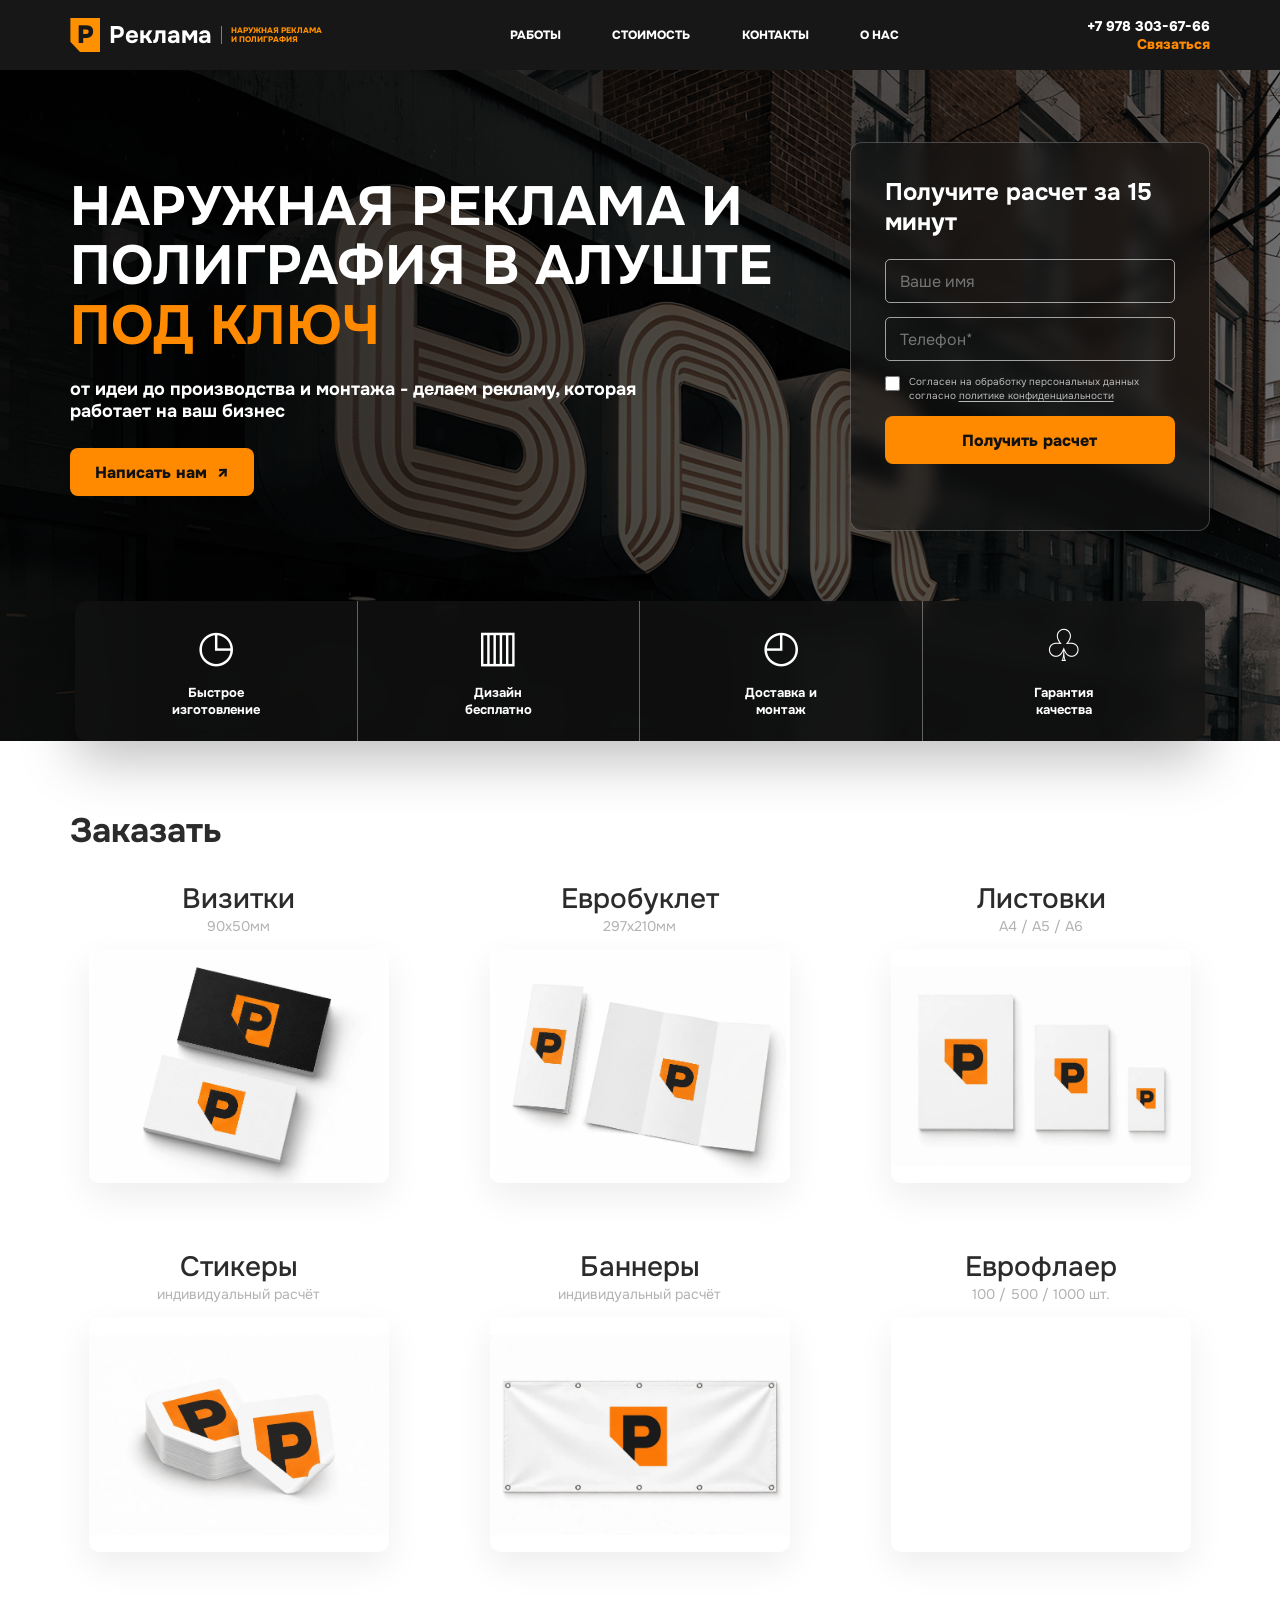
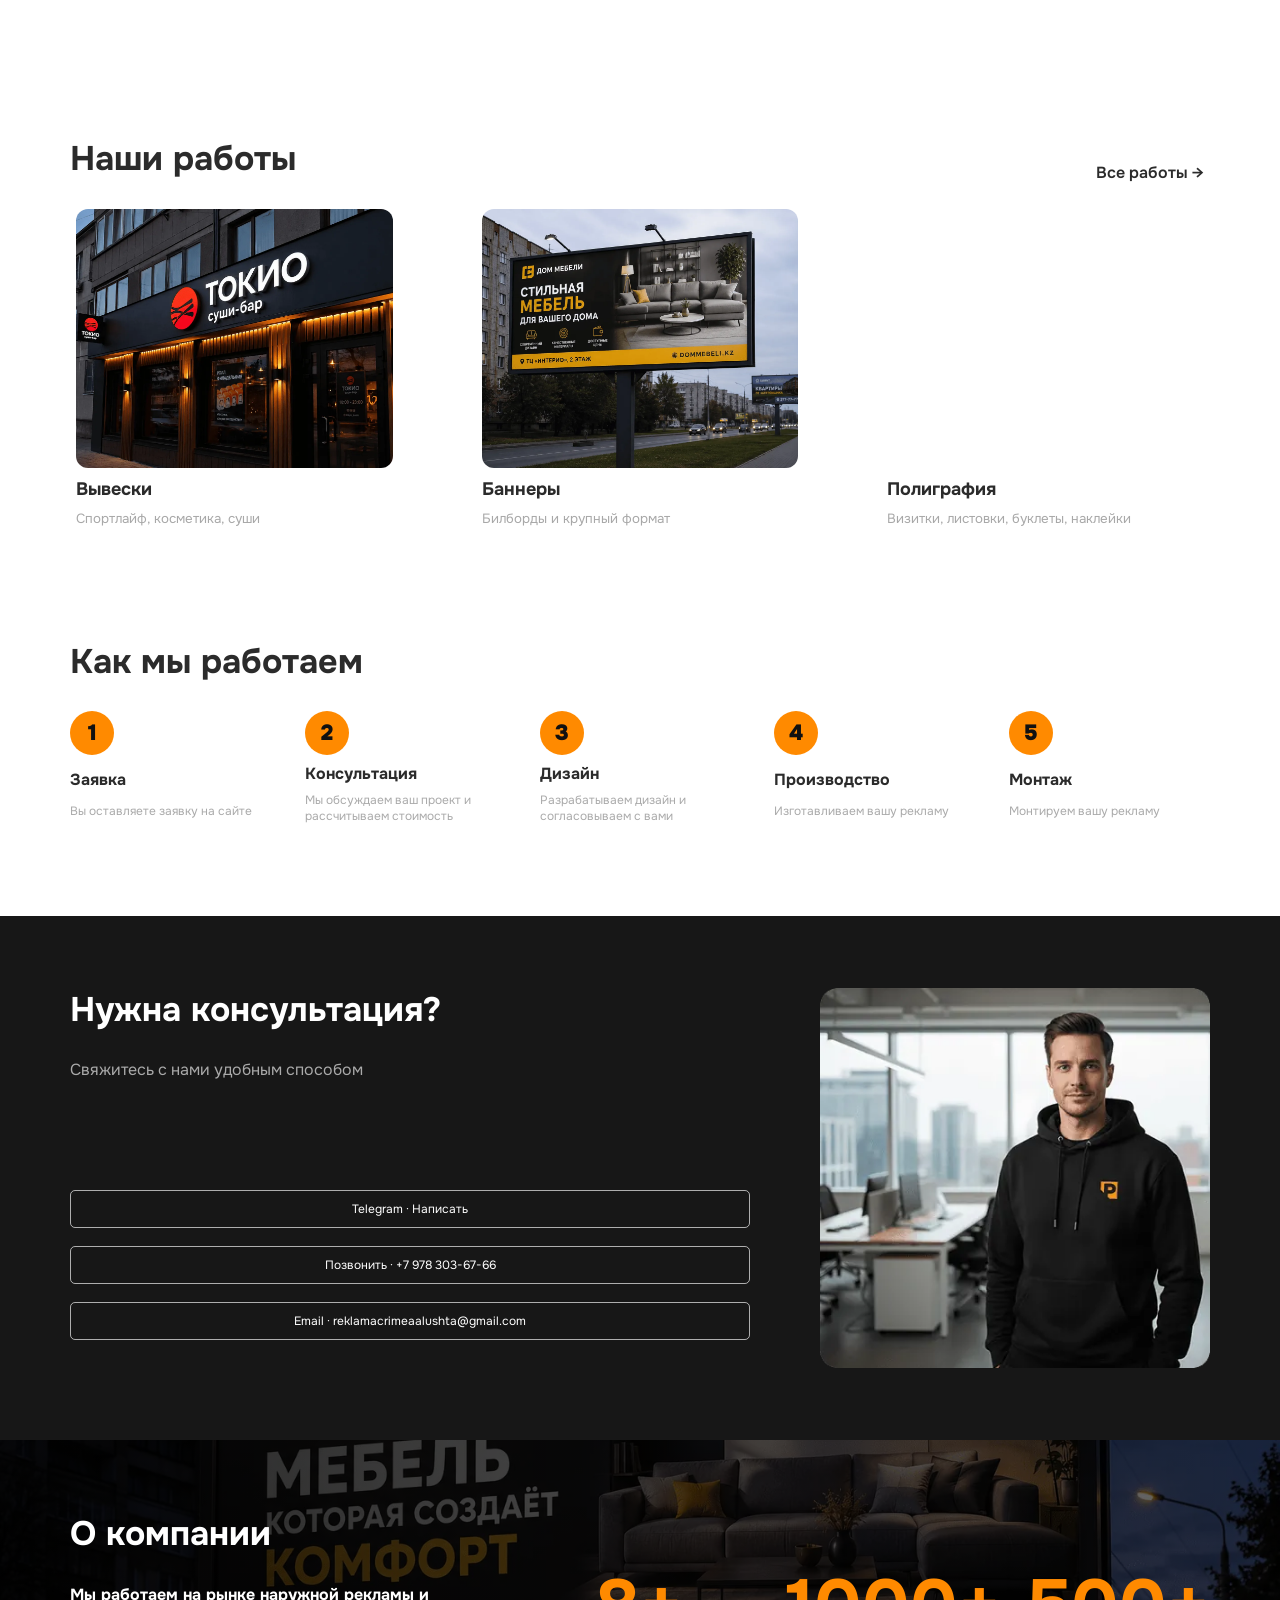
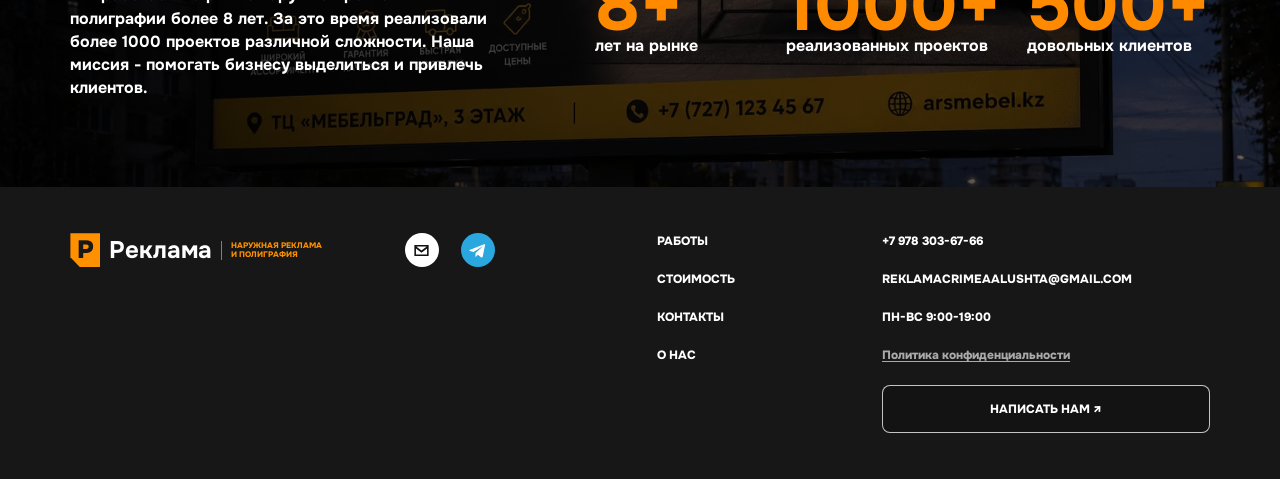
<file: outputs/index.html>
<!doctype html>
<html lang="ru">
<head>
  <meta charset="utf-8">
  <meta name="viewport" content="width=device-width, initial-scale=1">
  <title>Наружная реклама и полиграфия в Алуште | Реклама Алушта</title>
  <meta name="description" content="Наружная реклама и полиграфия в Алуште под ключ: вывески, баннеры, визитки, листовки, буклеты и стикеры. Дизайн, изготовление и монтаж.">
  <meta name="robots" content="index, follow">
  <link rel="icon" href="favicon-32.png" sizes="32x32" type="image/png">
  <link rel="icon" href="favicon.png" sizes="512x512" type="image/png">
  <link rel="apple-touch-icon" href="apple-touch-icon.png">
  <link rel="canonical" href="https://reklama-alushta.ru/">
  <meta property="og:type" content="website">
  <meta property="og:locale" content="ru_RU">
  <meta property="og:site_name" content="Реклама Алушта">
  <meta property="og:title" content="Наружная реклама и полиграфия в Алуште">
  <meta property="og:description" content="Дизайн, изготовление и монтаж наружной рекламы. Печать визиток, листовок, буклетов, баннеров и стикеров.">
  <meta property="og:url" content="https://reklama-alushta.ru/">
  <meta property="og:image" content="https://reklama-alushta.ru/assets/hero-main.webp">
  <meta property="og:image:alt" content="Наружная реклама и полиграфия в Алуште">
  <meta name="twitter:card" content="summary_large_image">
  <meta name="twitter:title" content="Наружная реклама и полиграфия в Алуште">
  <meta name="twitter:description" content="Дизайн, изготовление и монтаж наружной рекламы и полиграфии в Алуште.">
  <meta name="twitter:image" content="https://reklama-alushta.ru/assets/hero-main.webp">
  <script type="application/ld+json">
    {
      "@context": "https://schema.org",
      "@type": "ProfessionalService",
      "name": "Реклама Алушта",
      "url": "https://reklama-alushta.ru/",
      "logo": "https://reklama-alushta.ru/assets/logo-reklama.svg",
      "image": "https://reklama-alushta.ru/assets/hero-main.webp",
      "description": "Наружная реклама и полиграфия в Алуште: дизайн, изготовление и монтаж.",
      "telephone": "+79783036766",
      "email": "reklamacrimeaalushta@gmail.com",
      "areaServed": {
        "@type": "City",
        "name": "Алушта"
      },
      "sameAs": [
        "https://t.me/ReklamaCrimeaAlushta"
      ],
      "openingHoursSpecification": [
        {
          "@type": "OpeningHoursSpecification",
          "dayOfWeek": [
            "Monday",
            "Tuesday",
            "Wednesday",
            "Thursday",
            "Friday",
            "Saturday",
            "Sunday"
          ],
          "opens": "09:00",
          "closes": "19:00"
        }
      ]
    }
  </script>
  <link rel="stylesheet" href="styles.css">
</head>
<body>
  <header class="topbar">
    <a class="logo" href="#top" aria-label="Реклама">
      <span class="logo-mark" aria-hidden="true">Р</span>
      <span class="logo-copy"><strong>Реклама</strong><small>Наружная реклама<br>и полиграфия</small></span>
    </a>
    <nav class="nav" aria-label="Навигация">
      <a href="#works">Работы</a>
      <a href="#order">Стоимость</a>
      <a href="#contacts">Контакты</a>
      <a href="#about">О нас</a>
    </nav>
    <div class="header-contact">
      <a href="tel:+79783036766">+7 978 303-67-66</a>
      <a class="orange-link" href="#contacts">Связаться</a>
    </div>
  </header>

  <main id="top">
    <section class="hero">
      <div class="hero-overlay"></div>
      <div class="hero-inner">
        <div class="hero-copy">
          <h1>Наружная реклама и полиграфия в Алуште <span>под ключ</span></h1>
          <p>от идеи до производства и монтажа - делаем рекламу, которая работает на ваш бизнес</p>
          <div class="hero-actions">
            <a class="btn btn-orange" href="https://t.me/ReklamaCrimeaAlushta" target="_blank" rel="noreferrer">Написать нам <span>↗</span></a>
          </div>
        </div>
        <form class="lead-form" id="leadForm" aria-label="Получить расчет">
          <h2>Получите расчет за 15 минут</h2>
          <input id="leadName" name="name" type="text" placeholder="Ваше имя" aria-label="Ваше имя" required>
          <input id="leadPhone" name="phone" type="tel" placeholder="Телефон*" aria-label="Телефон" required>
          <label class="privacy-consent">
            <input name="privacy" type="checkbox" required>
            <span>Согласен на обработку персональных данных согласно <button class="privacy-link" type="button" data-open-privacy>политике конфиденциальности</button></span>
          </label>
          <button class="btn btn-orange" type="submit">Получить расчет</button>
          <output class="form-status" id="leadStatus"></output>
        </form>
      </div>
      <div class="benefits" aria-label="Преимущества">
        <div><span>◷</span><p>Быстрое<br>изготовление</p></div>
        <div><span>▥</span><p>Дизайн<br>бесплатно</p></div>
        <div><span>◴</span><p>Доставка и<br>монтаж</p></div>
        <div><span>♧</span><p>Гарантия<br>качества</p></div>
      </div>
    </section>

    <section class="section order" id="order">
      <h2>Заказать</h2>
      <div class="product-row">
        <button class="product-card" type="button" data-product="cards">
          <span>Визитки</span>
          <small>90x50мм</small>
          <img src="assets/business-cards.webp" alt="Визитки" loading="lazy" decoding="async">
        </button>
        <button class="product-card" type="button" data-product="booklets">
          <span>Евробуклет</span>
          <small>297x210мм</small>
          <img src="assets/euro-booklet.webp" alt="Евробуклет" loading="lazy" decoding="async">
        </button>
        <button class="product-card" type="button" data-product="flyers">
          <span>Листовки</span>
          <small>A4 / A5 / A6</small>
          <img src="assets/flyers.webp" alt="Листовки" loading="lazy" decoding="async">
        </button>
        <button class="product-card" type="button" data-product="stickers">
          <span>Стикеры</span>
          <small>индивидуальный расчёт</small>
          <img src="assets/03d888e8-36a5-457f-98f5-48d539c96e4f.webp" alt="Стикеры" loading="lazy" decoding="async">
        </button>
        <button class="product-card" type="button" data-product="banners">
          <span>Баннеры</span>
          <small>индивидуальный расчёт</small>
          <img src="assets/4dcc268b-8a11-40d4-b835-d9d73fb8531f.webp" alt="Баннеры" loading="lazy" decoding="async">
        </button>
        <button class="product-card" type="button" data-product="euroflyers">
          <span>Еврофлаер</span>
          <small>100 / 500 / 1000 шт.</small>
          <img src="assets/2a17a5e5-9277-4f99-b312-3f570d22683a.webp" alt="Еврофлаер" loading="lazy" decoding="async">
        </button>
      </div>
    </section>

    <section class="section works" id="works">
      <div class="section-title">
        <h2>Наши работы</h2>
        <button class="link-button" type="button" data-work="0">Все работы →</button>
      </div>
      <div class="work-row">
        <button class="work-card" type="button" data-work="0">
          <img src="assets/7711d04b-312e-412d-a983-3c36f986d25d.webp" alt="Вывески" loading="lazy" decoding="async">
          <strong>Вывески</strong>
          <small>Спортлайф, косметика, суши</small>
        </button>
        <button class="work-card" type="button" data-work="1">
          <img src="assets/bbd6e111-0134-4eda-9dde-0b75976cfda6.webp" alt="Баннеры" loading="lazy" decoding="async">
          <strong>Баннеры</strong>
          <small>Билборды и крупный формат</small>
        </button>
        <button class="work-card" type="button" data-work="2">
          <img src="assets/6d3e999b-75dc-4bc5-a8d5-6fbcd05785f2.webp" alt="Полиграфия" loading="lazy" decoding="async">
          <strong>Полиграфия</strong>
          <small>Визитки, листовки, буклеты, наклейки</small>
        </button>
      </div>
    </section>

    <section class="section process">
      <h2>Как мы работаем</h2>
      <div class="steps">
        <div><span>1</span><strong>Заявка</strong><p>Вы оставляете заявку на сайте</p></div>
        <div><span>2</span><strong>Консультация</strong><p>Мы обсуждаем ваш проект и рассчитываем стоимость</p></div>
        <div><span>3</span><strong>Дизайн</strong><p>Разрабатываем дизайн и согласовываем с вами</p></div>
        <div><span>4</span><strong>Производство</strong><p>Изготавливаем вашу рекламу</p></div>
        <div><span>5</span><strong>Монтаж</strong><p>Монтируем вашу рекламу</p></div>
      </div>
    </section>

    <section class="consult" id="contacts">
      <div class="consult-copy">
        <h2>Нужна консультация?</h2>
        <p>Свяжитесь с нами удобным способом</p>
        <div class="contact-lines">
          <a href="https://t.me/ReklamaCrimeaAlushta" target="_blank" rel="noreferrer">Telegram · Написать</a>
          <a href="tel:+79783036766">Позвонить · +7 978 303-67-66</a>
          <a href="mailto:reklamacrimeaalushta@gmail.com">Email · reklamacrimeaalushta@gmail.com</a>
        </div>
      </div>
      <img class="manager-card" src="assets/contact-manager.webp" alt="Менеджер Реклама" loading="lazy" decoding="async">
    </section>

    <section class="about" id="about">
      <div>
        <h2>О компании</h2>
        <p>Мы работаем на рынке наружной рекламы и полиграфии более 8 лет. За это время реализовали более 1000 проектов различной сложности. Наша миссия - помогать бизнесу выделиться и привлечь клиентов.</p>
      </div>
      <div class="stats">
        <strong>8+<span>лет на рынке</span></strong>
        <strong>1000+<span>реализованных проектов</span></strong>
        <strong>500+<span>довольных клиентов</span></strong>
      </div>
    </section>
  </main>

  <footer class="footer">
    <a class="logo" href="#top" aria-label="Реклама">
      <span class="logo-mark" aria-hidden="true">Р</span>
      <span class="logo-copy"><strong>Реклама</strong><small>Наружная реклама<br>и полиграфия</small></span>
    </a>
    <div class="footer-socials">
      <a class="social-icon" href="mailto:reklamacrimeaalushta@gmail.com" aria-label="Написать на почту">
        <svg viewBox="0 0 24 24" aria-hidden="true"><path d="M3 5h18v14H3V5Zm2.4 2 6.6 5.1L18.6 7H5.4Zm13.6 10V9.4l-7 5.4-7-5.4V17h14Z"/></svg>
      </a>
      <a class="social-icon telegram" href="https://t.me/ReklamaCrimeaAlushta" target="_blank" rel="noreferrer" aria-label="Написать в Telegram">
        <svg viewBox="0 0 24 24" aria-hidden="true"><path d="M21.7 4.3 18.5 20c-.2 1-.8 1.2-1.6.7l-4.5-3.3-2.2 2.1c-.2.2-.4.4-.9.4l.3-4.7 8.6-7.8c.4-.3-.1-.5-.6-.2L7 14 2.5 12.6c-1-.3-1-1 .2-1.5L20.3 4.2c.8-.3 1.6.2 1.4 1.1Z"/></svg>
      </a>
    </div>
    <nav class="footer-nav">
      <a href="#works">Работы</a>
      <a href="#order">Стоимость</a>
      <a href="#contacts">Контакты</a>
      <a href="#about">О нас</a>
    </nav>
    <div class="footer-contacts">
      <a href="tel:+79783036766">+7 978 303-67-66</a>
      <a href="mailto:reklamacrimeaalushta@gmail.com">reklamacrimeaalushta@gmail.com</a>
      <span>ПН-ВС 9:00-19:00</span>
      <button class="footer-policy-link" type="button" data-open-privacy>Политика конфиденциальности</button>
      <a class="btn btn-dark" href="#contacts">Написать нам ↗</a>
    </div>
  </footer>

  <div class="modal-layer product-modal" id="productModal" hidden>
    <form class="calc-card">
      <button class="modal-x" id="closeProduct" type="button" aria-label="Закрыть">×</button>
      <img class="calc-image" id="calcImage" alt="">
      <h2 id="calcTitle"></h2>
      <p class="size-label" id="calcSize"></p>
      <div class="option-line" id="formatOptions"></div>
      <div class="option-line" id="quantityOptions"></div>
      <div class="option-line" id="sideOptions"></div>
      <p class="cost-label">Предварительная стоимость</p>
      <strong class="price" id="price">1400₽</strong>
      <p class="calc-note" id="calcNote"></p>
      <button class="submit-order" id="submitOrder" type="button">Продолжить оформление <span>↗</span></button>
      <small class="telegram-note">Ответим в Telegram за 5-15 минут</small>
      <button class="deal-button" id="dealButton" type="button"></button>
    </form>
  </div>

  <div class="modal-layer works-modal" id="worksModal" hidden>
    <div class="works-popup">
      <button class="modal-x" id="closeWorks" type="button" aria-label="Закрыть">×</button>
      <button class="slider-arrow left" id="prevWork" type="button" aria-label="Предыдущая">‹</button>
      <img id="popupImage" alt="">
      <button class="slider-arrow right" id="nextWork" type="button" aria-label="Следующая">›</button>
      <div class="popup-caption" id="popupCaption"></div>
    </div>
  </div>

  <div class="modal-layer privacy-modal" id="privacyModal" hidden>
    <article class="privacy-popup" role="dialog" aria-modal="true" aria-labelledby="privacyTitle">
      <button class="modal-x" id="closePrivacy" type="button" aria-label="Закрыть">×</button>
      <h2 id="privacyTitle">Политика конфиденциальности</h2>
      <p class="privacy-updated">Редакция от 7 июня 2026 года</p>

      <h3>1. Общие положения</h3>
      <p>Настоящая политика определяет порядок обработки персональных данных посетителей сайта reklama-alushta.ru. Оператором персональных данных является владелец сайта «Реклама Алушта». Связаться с оператором можно по электронной почте <a href="mailto:reklamacrimeaalushta@gmail.com">reklamacrimeaalushta@gmail.com</a>.</p>

      <h3>2. Какие данные обрабатываются</h3>
      <p>При отправке формы на сайте обрабатываются имя, номер телефона, выбранные услуги и параметры заказа. Также могут обрабатываться технические сведения, которые автоматически передаёт браузер.</p>

      <h3>3. Цели обработки</h3>
      <p>Данные используются для подготовки расчёта, связи с пользователем, уточнения заказа и предоставления запрошенной информации. Данные не используются для массовых рекламных рассылок без отдельного согласия.</p>

      <h3>4. Передача и хранение данных</h3>
      <p>При продолжении оформления пользователь переходит в Telegram и самостоятельно отправляет сформированное сообщение. Обработка данных в Telegram также регулируется правилами этого сервиса. Оператор не передаёт данные третьим лицам, кроме случаев, предусмотренных законом или необходимых для исполнения обращения пользователя.</p>

      <h3>5. Права пользователя</h3>
      <p>Пользователь может запросить сведения об обработке данных, их уточнение, блокирование или удаление, а также отозвать согласие, направив письмо на указанный адрес электронной почты.</p>

      <h3>6. Срок действия согласия</h3>
      <p>Согласие действует до достижения целей обработки или до его отзыва пользователем. Политика может обновляться; актуальная редакция всегда доступна на сайте.</p>
    </article>
  </div>

  <script src="script.js"></script>
</body>
</html>
</file>
<file: outputs/styles.css>
@import url('https://fonts.googleapis.com/css2?family=Onest:wght@400;500;600;700;800;900&display=swap');

:root {
  --orange: #ff8a00;
  --dark: #171717;
  --muted: #9c9c9c;
  --text: #2b2b2b;
  --line: #d8d8d8;
  --white: #ffffff;
}

* {
  box-sizing: border-box;
}

html {
  scroll-behavior: smooth;
}

body {
  margin: 0;
  color: var(--text);
  background: #fff;
  font-family: Onest, Arial, Helvetica, sans-serif;
}

button,
input {
  font: inherit;
}

button,
a {
  color: inherit;
}

a {
  text-decoration: none;
}

a,
button {
  transition: color .18s ease, background-color .18s ease, border-color .18s ease, opacity .18s ease, transform .18s ease, box-shadow .18s ease;
}

.topbar {
  position: sticky;
  top: 0;
  z-index: 20;
  display: flex;
  min-height: 70px;
  align-items: center;
  justify-content: space-between;
  gap: 28px;
  padding: 0 clamp(24px, 5.5vw, 72px);
  background: var(--dark);
  color: #fff;
}

.logo {
  display: flex;
  align-items: center;
  gap: 9px;
  min-width: 210px;
  color: #fff;
  text-decoration: none;
}

.logo-mark {
  display: grid;
  place-items: center;
  width: 30px;
  height: 34px;
  color: #181818;
  background: #ff9100;
  font-size: 25px;
  font-weight: 900;
  line-height: 1;
  clip-path: polygon(0 0, 100% 0, 100% 100%, 32% 100%, 0 70%);
}

.logo-copy {
  display: flex;
  align-items: center;
  gap: 9px;
}

.logo-copy strong {
  font-size: 24px;
  line-height: 1;
}

.logo-copy small {
  padding-left: 9px;
  border-left: 1px solid rgba(255,255,255,.45);
  color: #ff9100;
  font-size: 8px;
  font-weight: 800;
  line-height: 1.15;
  text-transform: uppercase;
}

.nav {
  display: flex;
  gap: clamp(18px, 4vw, 54px);
  font-size: 12px;
  font-weight: 800;
  text-transform: uppercase;
}

.nav a:hover,
.footer-nav a:hover,
.header-contact a:hover,
.footer-contacts a:hover {
  color: var(--orange);
}

.header-contact {
  display: grid;
  justify-items: end;
  font-size: 14px;
  font-weight: 800;
}

.orange-link,
.hero h1 span,
.stats strong {
  color: var(--orange);
}

.hero {
  position: relative;
  min-height: 635px;
  padding: 72px clamp(24px, 5.5vw, 72px) 0;
  overflow: visible;
  color: #fff;
  background:
    linear-gradient(90deg, rgba(0,0,0,.82), rgba(0,0,0,.35)),
    url("assets/hero-main.png") center / cover no-repeat;
}

.hero-overlay {
  position: absolute;
  inset: 0;
  background: rgba(0,0,0,.32);
}

.hero-inner {
  position: relative;
  z-index: 1;
  display: grid;
  grid-template-columns: minmax(360px, 720px) minmax(320px, 360px);
  gap: clamp(24px, 6vw, 96px);
  align-items: start;
  justify-content: space-between;
}

.hero-copy {
  padding-top: 36px;
}

.hero h1 {
  max-width: 720px;
  margin: 0 0 22px;
  font-size: clamp(38px, 4.3vw, 58px);
  line-height: 1.08;
  text-transform: uppercase;
}

.hero p {
  max-width: 650px;
  margin: 0 0 26px;
  font-size: 18px;
  font-weight: 700;
}

.hero-actions {
  display: flex;
  flex-wrap: wrap;
  gap: 12px;
}

.btn {
  display: inline-flex;
  min-height: 48px;
  align-items: center;
  justify-content: center;
  gap: 10px;
  padding: 0 24px;
  border: 1px solid transparent;
  border-radius: 8px;
  cursor: pointer;
  font-weight: 800;
}

.btn:hover {
  transform: translateY(-1px);
}

.btn-orange:hover {
  background: #ff9c22;
  box-shadow: 0 10px 22px rgba(255, 138, 0, .22);
}

.btn-dark:hover {
  border-color: var(--orange);
  background: rgba(255, 138, 0, .08);
}

.btn-orange {
  background: var(--orange);
  color: #111;
}

.btn-dark {
  border-color: rgba(255,255,255,.75);
  background: rgba(17,17,17,.45);
  color: #fff;
}

.lead-form {
  display: grid;
  gap: 14px;
  width: min(100%, 360px);
  justify-self: end;
  padding: 34px;
  border: 1px solid rgba(255,255,255,.22);
  border-radius: 12px;
  background: rgba(20,20,20,.58);
  box-shadow: 0 20px 70px rgba(0,0,0,.25);
  backdrop-filter: blur(8px);
}

.lead-form h2 {
  margin: 0 0 8px;
  font-size: 24px;
}

.lead-form input[type="text"],
.lead-form input[type="tel"] {
  height: 44px;
  padding: 0 14px;
  border: 1px solid rgba(255,255,255,.6);
  border-radius: 5px;
  background: transparent;
  color: #fff;
}

.lead-form small {
  color: #aaa;
  font-size: 10px;
  text-align: center;
}

.privacy-consent {
  display: flex;
  align-items: flex-start;
  gap: 9px;
  color: #b8b8b8;
  font-size: 10px;
  line-height: 1.35;
}

.privacy-consent input {
  flex: 0 0 auto;
  width: 15px;
  height: 15px;
  margin: 1px 0 0;
  accent-color: var(--orange);
}

.privacy-link,
.footer-policy-link {
  padding: 0;
  border: 0;
  color: inherit;
  background: none;
  font: inherit;
  text-decoration: underline;
  text-underline-offset: 2px;
  cursor: pointer;
}

.privacy-link:hover,
.footer-policy-link:hover {
  color: var(--orange);
}

.form-status {
  min-height: 18px;
  color: var(--orange);
  font-size: 12px;
  text-align: center;
}

.benefits {
  position: relative;
  z-index: 2;
  display: grid;
  grid-template-columns: repeat(4, 1fr);
  max-width: 1130px;
  margin: 70px auto -24px;
  border-radius: 12px;
  background: rgba(18,18,18,.78);
  box-shadow: 0 18px 55px rgba(0,0,0,.26);
  backdrop-filter: blur(10px);
}

.benefits div {
  display: grid;
  min-height: 140px;
  place-items: center;
  padding: 18px;
  border-right: 1px solid rgba(255,255,255,.35);
  text-align: center;
}

.benefits div:last-child {
  border-right: 0;
}

.benefits span {
  font-size: 44px;
  line-height: 1;
}

.benefits p {
  margin: 6px 0 0;
  font-size: 13px;
}

.section {
  padding: clamp(54px, 8vw, 92px) clamp(24px, 5.5vw, 72px);
}

.section h2,
.consult h2,
.about h2 {
  margin: 0 0 28px;
  font-size: clamp(26px, 3vw, 34px);
}

.product-row {
  display: grid;
  grid-template-columns: repeat(3, minmax(0, 1fr));
  gap: clamp(28px, 5vw, 84px);
  align-items: start;
}

.work-row {
  display: grid;
  grid-template-columns: repeat(3, minmax(0, 1fr));
  gap: clamp(24px, 6vw, 84px);
}

.product-card {
  display: grid;
  border: 0;
  background: transparent;
  cursor: pointer;
  text-align: center;
}

.product-card:hover span,
.work-card:hover strong,
.link-button:hover {
  color: var(--orange);
}

.product-card span {
  font-size: 28px;
  font-weight: 500;
}

.product-card small {
  margin-bottom: 14px;
  color: #b2b2b2;
  font-size: 14px;
}

.product-card img {
  width: 100%;
  max-width: 300px;
  aspect-ratio: 1.28 / 1;
  object-fit: contain;
  background: #fff;
  justify-self: center;
  border-radius: 10px;
  box-shadow: 0 14px 36px rgba(0,0,0,.07);
  transition: transform .22s ease;
}

.product-card:hover img,
.work-card:hover img {
  transform: translateY(-4px);
}

.section-title {
  display: flex;
  align-items: center;
  justify-content: space-between;
  gap: 18px;
}

.link-button {
  border: 0;
  background: transparent;
  cursor: pointer;
  font-weight: 600;
}

.work-card {
  display: grid;
  gap: 10px;
  border: 0;
  background: transparent;
  cursor: pointer;
  text-align: left;
}

.work-card img {
  width: 100%;
  aspect-ratio: 1 / .82;
  object-fit: cover;
  object-position: center;
  border-radius: 12px;
  transition: transform .22s ease;
}

.work-card strong {
  font-size: 18px;
}

.work-card small {
  color: #a8a8a8;
}

.process {
  padding-top: 20px;
}

.steps {
  display: grid;
  grid-template-columns: repeat(5, 1fr);
  gap: 34px;
}

.steps div {
  display: grid;
  gap: 8px;
}

.steps span {
  display: grid;
  width: 44px;
  height: 44px;
  place-items: center;
  border-radius: 50%;
  background: var(--orange);
  color: #111;
  font-size: 22px;
  font-weight: 900;
}

.steps p {
  margin: 0;
  color: #aaa;
  font-size: 12px;
}

.consult,
.footer {
  background: var(--dark);
  color: #fff;
}

.consult {
  display: grid;
  grid-template-columns: minmax(320px, 1fr) minmax(280px, 390px);
  gap: 70px;
  padding: 72px clamp(24px, 5.5vw, 72px);
}

.consult p {
  color: #aaa;
}

.contact-lines {
  display: grid;
  max-width: 680px;
  gap: 18px;
  margin-top: 110px;
}

.contact-lines a {
  display: flex;
  min-height: 38px;
  align-items: center;
  justify-content: center;
  border: 1px solid rgba(255,255,255,.65);
  border-radius: 5px;
  font-size: 12px;
}

.contact-lines a:hover,
.download-leads:hover {
  border-color: var(--orange);
  color: var(--orange);
}

.manager-card {
  display: block;
  width: 100%;
  max-width: 390px;
  min-height: 0;
  border-radius: 14px;
  justify-self: end;
}

.about {
  display: grid;
  grid-template-columns: minmax(280px, 1fr) 1.35fr;
  gap: 70px;
  padding: 72px clamp(24px, 5.5vw, 72px);
  color: #fff;
  background:
    linear-gradient(90deg, rgba(0,0,0,.86), rgba(0,0,0,.58)),
    url("assets/461c61d5-7580-49fa-8834-d0d7871bc36b.webp") center / cover no-repeat;
}

.about p {
  max-width: 580px;
  font-size: 16px;
  font-weight: 700;
  line-height: 1.45;
}

.stats {
  display: grid;
  grid-template-columns: repeat(3, 1fr);
  gap: 26px;
  align-items: center;
}

.stats strong {
  font-size: clamp(44px, 6vw, 72px);
  line-height: .9;
}

.stats span {
  display: block;
  color: #fff;
  font-size: 16px;
  font-weight: 700;
}

.footer {
  display: grid;
  grid-template-columns: 1.1fr .8fr .7fr 1.2fr;
  gap: 34px;
  padding: 46px clamp(24px, 5.5vw, 72px);
  align-items: start;
}

.footer-socials,
.footer-nav,
.footer-contacts {
  display: grid;
  gap: 22px;
}

.footer-socials {
  grid-template-columns: 34px 34px;
  align-items: start;
}

.footer-socials .social-icon {
  display: grid;
  width: 34px;
  height: 34px;
  place-items: center;
  border-radius: 50%;
  background: #fff;
  color: #111;
}

.footer-socials .social-icon:hover {
  transform: translateY(-1px);
  box-shadow: 0 8px 18px rgba(255,255,255,.12);
}

.footer-socials .telegram {
  background: #2aa7df;
  color: #fff;
}

.footer-socials svg {
  width: 19px;
  height: 19px;
  fill: currentColor;
}

.download-leads {
  min-height: 38px;
  border: 1px solid rgba(255,255,255,.65);
  border-radius: 5px;
  background: transparent;
  color: #fff;
  cursor: pointer;
  font-weight: 700;
}

.footer-nav,
.footer-contacts {
  font-size: 12px;
  font-weight: 800;
  text-transform: uppercase;
}

.modal-layer {
  position: fixed;
  inset: 0;
  z-index: 60;
  display: grid;
  place-items: center;
  padding: 12px;
  background: rgba(0,0,0,.64);
  overflow: auto;
}

.modal-layer[hidden] {
  display: none;
}

.privacy-popup {
  position: relative;
  width: min(760px, 100%);
  max-height: min(86vh, 820px);
  overflow-y: auto;
  padding: 38px 42px;
  border-radius: 8px;
  background: #fff;
  color: #222;
  box-shadow: 0 24px 70px rgba(0,0,0,.35);
}

.privacy-popup h2 {
  margin: 0 45px 4px 0;
  font-size: 28px;
}

.privacy-popup h3 {
  margin: 24px 0 7px;
  font-size: 17px;
}

.privacy-popup p {
  margin: 0;
  color: #555;
  line-height: 1.55;
}

.privacy-popup a {
  color: #c76f00;
}

.privacy-updated {
  font-size: 13px;
}

.footer-policy-link {
  color: #aaa;
  text-align: left;
}

.calc-card {
  position: relative;
  width: min(540px, calc(100vw - 24px));
  padding: 20px 20px 28px;
  border-radius: 0 0 8px 8px;
  background: #fff;
  color: #222;
}

.modal-x {
  position: absolute;
  top: 10px;
  right: 12px;
  z-index: 3;
  display: grid;
  width: 34px;
  height: 34px;
  place-items: center;
  border: 1px solid #ddd;
  border-radius: 50%;
  background: #fff;
  cursor: pointer;
  font-size: 24px;
}

.modal-x:hover {
  border-color: var(--orange);
  color: var(--orange);
}

.calc-image {
  display: block;
  width: 100%;
  height: 174px;
  object-fit: contain;
  border: 1px solid #ddd;
  border-radius: 4px;
}

.calc-card h2 {
  margin: 14px 0 0;
  font-size: 18px;
  font-weight: 500;
}

.size-label {
  min-height: 20px;
  margin: 0 0 16px;
  color: #aaa;
}

.option-line {
  display: flex;
  flex-wrap: wrap;
  gap: 14px;
  margin-bottom: 20px;
}

.pill {
  min-width: 58px;
  min-height: 28px;
  padding: 0 14px;
  border: 1px solid #bcbcbc;
  border-radius: 999px;
  background: #fff;
  color: #aaa;
  cursor: pointer;
}

.pill:hover:not(:disabled) {
  border-color: var(--orange);
  color: var(--orange);
}

.pill.active:hover {
  color: #fff;
}

.pill.active {
  border-color: var(--orange);
  background: var(--orange);
  color: #fff;
}

.pill:disabled {
  cursor: not-allowed;
  opacity: .58;
}

.cost-label {
  margin: 22px 0 2px;
  font-size: 17px;
  font-weight: 700;
}

.price {
  display: block;
  margin-bottom: 14px;
  color: var(--orange);
  font-size: 42px;
  line-height: 1;
}

.price.is-text {
  font-size: 32px;
}

.calc-note {
  min-height: 22px;
  margin: 0 0 28px;
  color: #8f8f8f;
  font-size: 14px;
  line-height: 1.35;
}

.submit-order {
  display: flex;
  width: 100%;
  min-height: 44px;
  align-items: center;
  justify-content: center;
  gap: 9px;
  border: 0;
  border-radius: 7px;
  background: var(--orange);
  cursor: pointer;
  font-weight: 800;
}

.submit-order:hover {
  background: #ff9c22;
}

.telegram-note {
  display: block;
  margin-top: 7px;
  color: #aaa;
  text-align: center;
}

.deal-button {
  display: none;
  width: 100%;
  margin-top: 18px;
  border: 0;
  background: transparent;
  color: var(--orange);
  cursor: pointer;
  font-size: 18px;
  font-weight: 800;
  text-align: center;
}

.deal-button:hover {
  opacity: .78;
}

.deal-button.visible {
  display: block;
}

.deal-button:disabled {
  cursor: default;
  opacity: 1;
}

.works-popup {
  position: relative;
  width: min(1040px, calc(100vw - 24px));
  background: #111;
}

.works-popup img {
  display: block;
  width: 100%;
  max-height: min(78vh, 760px);
  object-fit: contain;
  background: #111;
}

.popup-caption {
  position: absolute;
  left: 40px;
  right: 40px;
  bottom: 0;
  padding: 26px;
  border-radius: 14px 14px 0 0;
  background: rgba(0,0,0,.64);
  color: #fff;
  font-size: clamp(20px, 3vw, 30px);
  font-weight: 800;
  text-align: center;
  backdrop-filter: blur(9px);
}

.slider-arrow {
  position: absolute;
  top: 50%;
  z-index: 2;
  display: grid;
  width: 56px;
  height: 56px;
  place-items: center;
  border: 0;
  border-radius: 50%;
  background: rgba(0,0,0,.38);
  color: #fff;
  cursor: pointer;
  font-size: 42px;
  transform: translateY(-50%);
}

.slider-arrow:hover {
  background: rgba(255, 138, 0, .8);
}

.slider-arrow.left {
  left: 30px;
}

.slider-arrow.right {
  right: 30px;
}

@media (max-width: 980px) {
  .topbar {
    flex-wrap: wrap;
    padding-top: 14px;
    padding-bottom: 14px;
  }

  .nav {
    order: 3;
    width: 100%;
    justify-content: space-between;
  }

  .header-contact {
    display: none;
  }

  .hero-inner,
  .consult,
  .about,
  .footer {
    grid-template-columns: 1fr;
  }

  .hero {
    padding-top: 42px;
  }

  .lead-form {
    width: 100%;
    max-width: 680px;
    justify-self: start;
  }

  .benefits,
  .steps {
    grid-template-columns: repeat(2, 1fr);
  }

  .product-row,
  .stats {
    grid-template-columns: 1fr;
    gap: 30px;
  }

  .work-row {
    grid-template-columns: repeat(2, minmax(0, 1fr));
  }

  .product-card img {
    max-width: 360px;
  }

  .contact-lines {
    margin-top: 40px;
  }
}

@media (max-width: 560px) {
  .logo {
    min-width: 160px;
  }

  .logo-copy strong {
    font-size: 21px;
  }

  .nav {
    gap: 10px;
    overflow-x: auto;
    font-size: 10px;
  }

  .hero {
    min-height: auto;
    padding-bottom: 28px;
  }

  .hero h1 {
    font-size: 32px;
  }

  .hero p {
    font-size: 15px;
  }

  .hero-actions,
  .btn {
    width: 100%;
  }

  .lead-form {
    padding: 22px;
  }

  .privacy-popup {
    max-height: 90vh;
    padding: 30px 20px;
  }

  .privacy-popup h2 {
    font-size: 23px;
  }

  .benefits {
    grid-template-columns: 1fr 1fr;
    margin-top: 28px;
  }

  .benefits div {
    min-height: 116px;
  }

  .section {
    padding-left: 20px;
    padding-right: 20px;
  }

  .product-card span {
    font-size: 24px;
  }

  .work-row {
    grid-template-columns: 1fr;
  }

  .steps {
    grid-template-columns: 1fr;
  }

  .calc-card {
    padding: 20px;
  }

  .calc-image {
    height: 172px;
  }

  .option-line {
    gap: 10px;
  }

  .pill {
    min-width: 60px;
    padding: 0 12px;
    font-size: 13px;
  }

  .deal-button {
    font-size: 17px;
  }

  .works-popup img {
    max-height: 72vh;
  }

  .popup-caption {
    left: 14px;
    right: 14px;
    padding: 16px;
  }

  .slider-arrow {
    width: 42px;
    height: 42px;
    font-size: 32px;
  }

  .slider-arrow.left {
    left: 12px;
  }

  .slider-arrow.right {
    right: 12px;
  }
}
</file>
